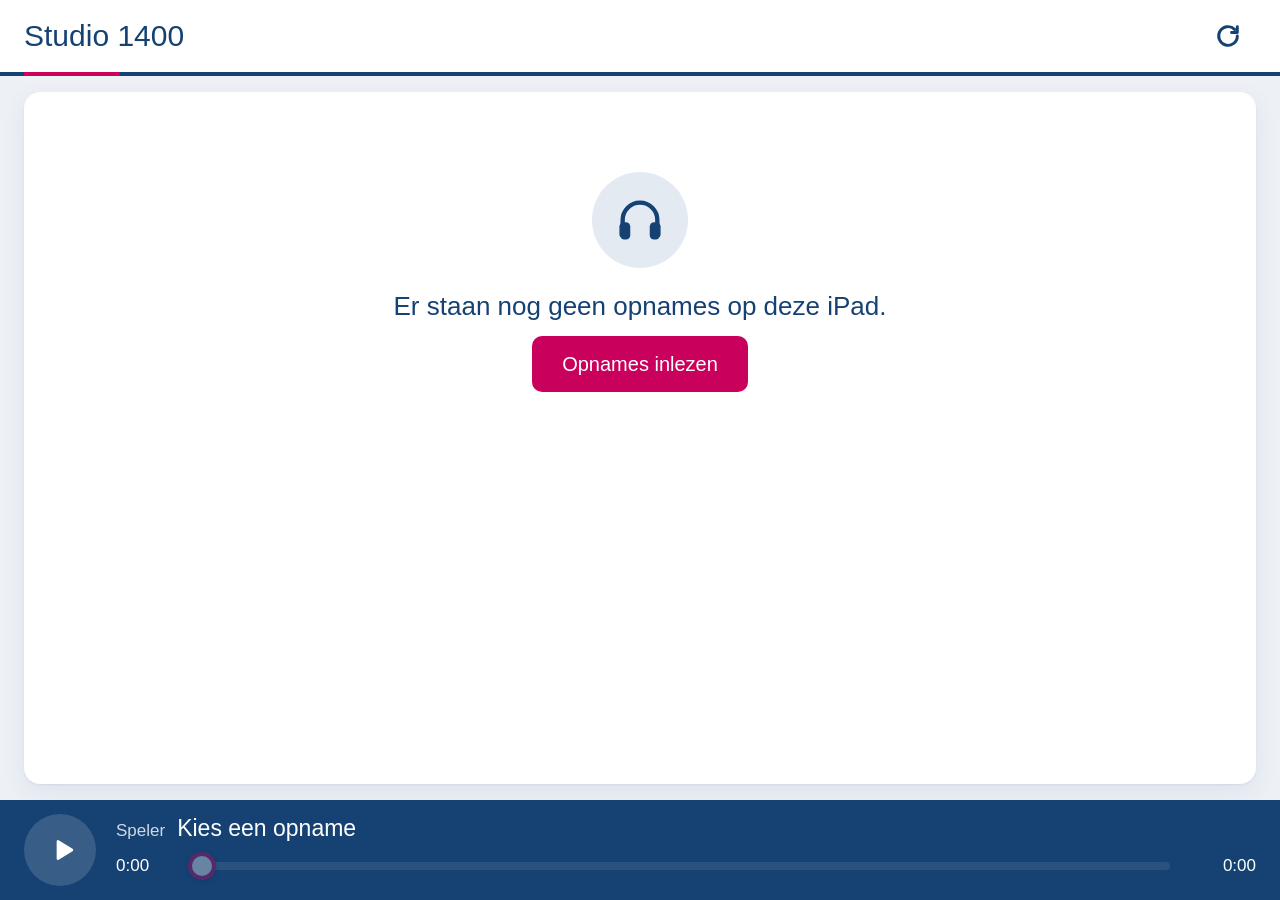
<file: docs/index.html>
<!DOCTYPE html>
<html lang="nl">
<head>
  <meta charset="utf-8">
  <meta name="viewport" content="width=device-width, initial-scale=1, viewport-fit=cover">
  <meta http-equiv="Content-Security-Policy" content="default-src 'self'; script-src 'self'; style-src 'self'; img-src 'self' blob: data:; media-src 'self' blob:; font-src 'self' blob: data:; connect-src 'self'; worker-src 'self'; object-src 'none'; base-uri 'self'">
  <meta name="robots" content="noindex, nofollow">
  <meta name="mobile-web-app-capable" content="yes">
  <meta name="apple-mobile-web-app-capable" content="yes">
  <meta name="apple-mobile-web-app-status-bar-style" content="default">
  <meta name="apple-mobile-web-app-title" content="Studio 1400">
  <meta name="theme-color" content="#ffffff">
  <title>Studio 1400</title>
  <link rel="manifest" href="manifest.webmanifest">
  <link rel="apple-touch-icon" href="iconen/icoon-180.png">
  <link rel="icon" href="iconen/icoon-192.png">
  <link rel="stylesheet" href="app.css">
  <script src="app.js" defer></script>
</head>
<body>
  <svg class="verborgen" aria-hidden="true" focusable="false">
    <symbol id="i-afspelen" viewBox="0 0 24 24"><path d="M8 5.5v13a1 1 0 0 0 1.5.86l10.4-6.5a1 1 0 0 0 0-1.72L9.5 4.64A1 1 0 0 0 8 5.5z"/></symbol>
    <symbol id="i-pauze" viewBox="0 0 24 24"><rect x="6" y="5" width="4.5" height="14" rx="1"/><rect x="13.5" y="5" width="4.5" height="14" rx="1"/></symbol>
    <symbol id="i-pijl" viewBox="0 0 24 24"><path d="M9 5l7 7-7 7" fill="none" stroke="currentColor" stroke-width="2.5" stroke-linecap="round" stroke-linejoin="round"/></symbol>
    <symbol id="i-bijwerken" viewBox="0 0 24 24"><path d="M20 12a8 8 0 1 1-2.34-5.66M20 4v5h-5" fill="none" stroke="currentColor" stroke-width="2.5" stroke-linecap="round" stroke-linejoin="round"/></symbol>
    <symbol id="i-koptelefoon" viewBox="0 0 24 24"><path d="M4 14v-2a8 8 0 0 1 16 0v2" fill="none" stroke="currentColor" stroke-width="2" stroke-linecap="round"/><rect x="2.5" y="13" width="5" height="8" rx="2"/><rect x="16.5" y="13" width="5" height="8" rx="2"/></symbol>
  </svg>

  <header class="kop">
    <h1 id="titel">Studio 1400</h1>
    <div class="logo-strook" id="logo-strook" hidden></div>
    <button type="button" class="knop-bijwerken" id="knop-bijwerken" aria-label="Opnames bijwerken">
      <svg class="bijwerken-teken" aria-hidden="true" focusable="false"><use href="#i-bijwerken"></use></svg>
    </button>
  </header>

  <main class="inhoud">
    <section class="ministeries" aria-labelledby="kop-ministeries">
      <h2 id="kop-ministeries" class="kolomkop">Kies een ministerie</h2>
      <ul id="lijst-ministeries" class="lijst"></ul>
    </section>

    <section class="opnames" aria-labelledby="kop-opnames">
      <div id="opnames-kop" class="opnames-kop" hidden>
        <h2 id="kop-opnames" class="kolomkop kolomkop-groot">Opnames</h2>
        <p id="samenvatting" class="samenvatting"></p>
      </div>
      <ul id="lijst-opnames" class="lijst"></ul>

      <div id="hint" class="hint" hidden>
        <svg class="hint-teken" aria-hidden="true" focusable="false"><use href="#i-koptelefoon"></use></svg>
        <p class="hint-tekst">Kies links een ministerie.</p>
        <p>Daarna ziet u hier de opnames.</p>
      </div>

      <div id="leeg" class="hint" hidden>
        <svg class="hint-teken" aria-hidden="true" focusable="false"><use href="#i-koptelefoon"></use></svg>
        <p class="hint-tekst">Er staan nog geen opnames op deze iPad.</p>
        <button type="button" class="knop" id="knop-leeg-beheer">Opnames inlezen</button>
      </div>
    </section>
  </main>

  <section class="speler" aria-labelledby="kop-speler">
    <h2 id="kop-speler" class="verborgen">Speler</h2>
    <button type="button" class="speler-knop" id="speler-knop" aria-label="Afspelen" disabled>
      <svg class="speler-teken afspelen" aria-hidden="true" focusable="false"><use href="#i-afspelen"></use></svg>
    </button>
    <div class="speler-midden">
      <p class="speler-ministerie" id="speler-ministerie">Speler</p>
      <p class="speler-titel" id="speler-titel">Kies een opname</p>
      <div class="speler-tijdlijn">
        <time class="tijd" id="tijd-nu" datetime="PT0S">0:00</time>
        <div class="schuif" id="voortgang" role="slider" tabindex="-1" aria-label="Positie in de opname"
             aria-valuemin="0" aria-valuemax="0" aria-valuenow="0" aria-valuetext="0:00 van 0:00" aria-disabled="true">
          <div class="schuif-spoor"><div class="schuif-vulling"></div></div>
          <div class="schuif-duim"></div>
        </div>
        <time class="tijd" id="tijd-totaal" datetime="PT0S">0:00</time>
      </div>
    </div>
  </section>

  <dialog id="beheer" class="beheer" aria-labelledby="beheer-kop">
    <div class="beheer-kop">
      <h2 id="beheer-kop">Beheer <span class="versie">versie <span id="versie"></span></span></h2>
      <button type="button" class="knop knop-tweede" id="knop-sluiten">Sluiten</button>
    </div>

    <p id="beheer-waarschuwing" class="melding melding-let-op" hidden>Je gebruikt de app nu in Safari. Zet hem eerst op het beginscherm en lees de map daar in. Safari en de app op het beginscherm delen geen opslag.</p>

    <section class="beheer-blok">
      <h3>Opnames inlezen</h3>
      <p>Kies de map met opnames. Elke submap is een ministerie. Dit vervangt de opnames die er nu op staan.</p>
      <label class="knop" id="knop-map">
        Map kiezen
        <input type="file" id="invoer-map" multiple class="verborgen">
      </label>
      <div id="inlezen" class="inlezen" hidden>
        <progress id="inlezen-balk" max="1" value="0"></progress>
        <p id="inlezen-tekst" aria-live="polite"></p>
      </div>
      <p id="beheer-melding" class="melding" aria-live="polite" hidden></p>
    </section>

    <div class="beheer-rij">
      <section class="beheer-blok">
        <h3>Opslag</h3>
        <p id="opslag-tekst" class="regels">Bezig met ophalen…</p>
      </section>

      <section class="beheer-blok">
        <h3>App</h3>
        <div class="knoppen">
          <button type="button" class="knop knop-tweede" id="knop-update">Zoek naar update</button>
          <button type="button" class="knop knop-gevaar" id="knop-wissen">Alle opnames wissen</button>
        </div>
      </section>
    </div>
  </dialog>

  <p id="status" class="verborgen" role="status"></p>
  <audio id="audio" preload="none"></audio>
</body>
</html>
</file>
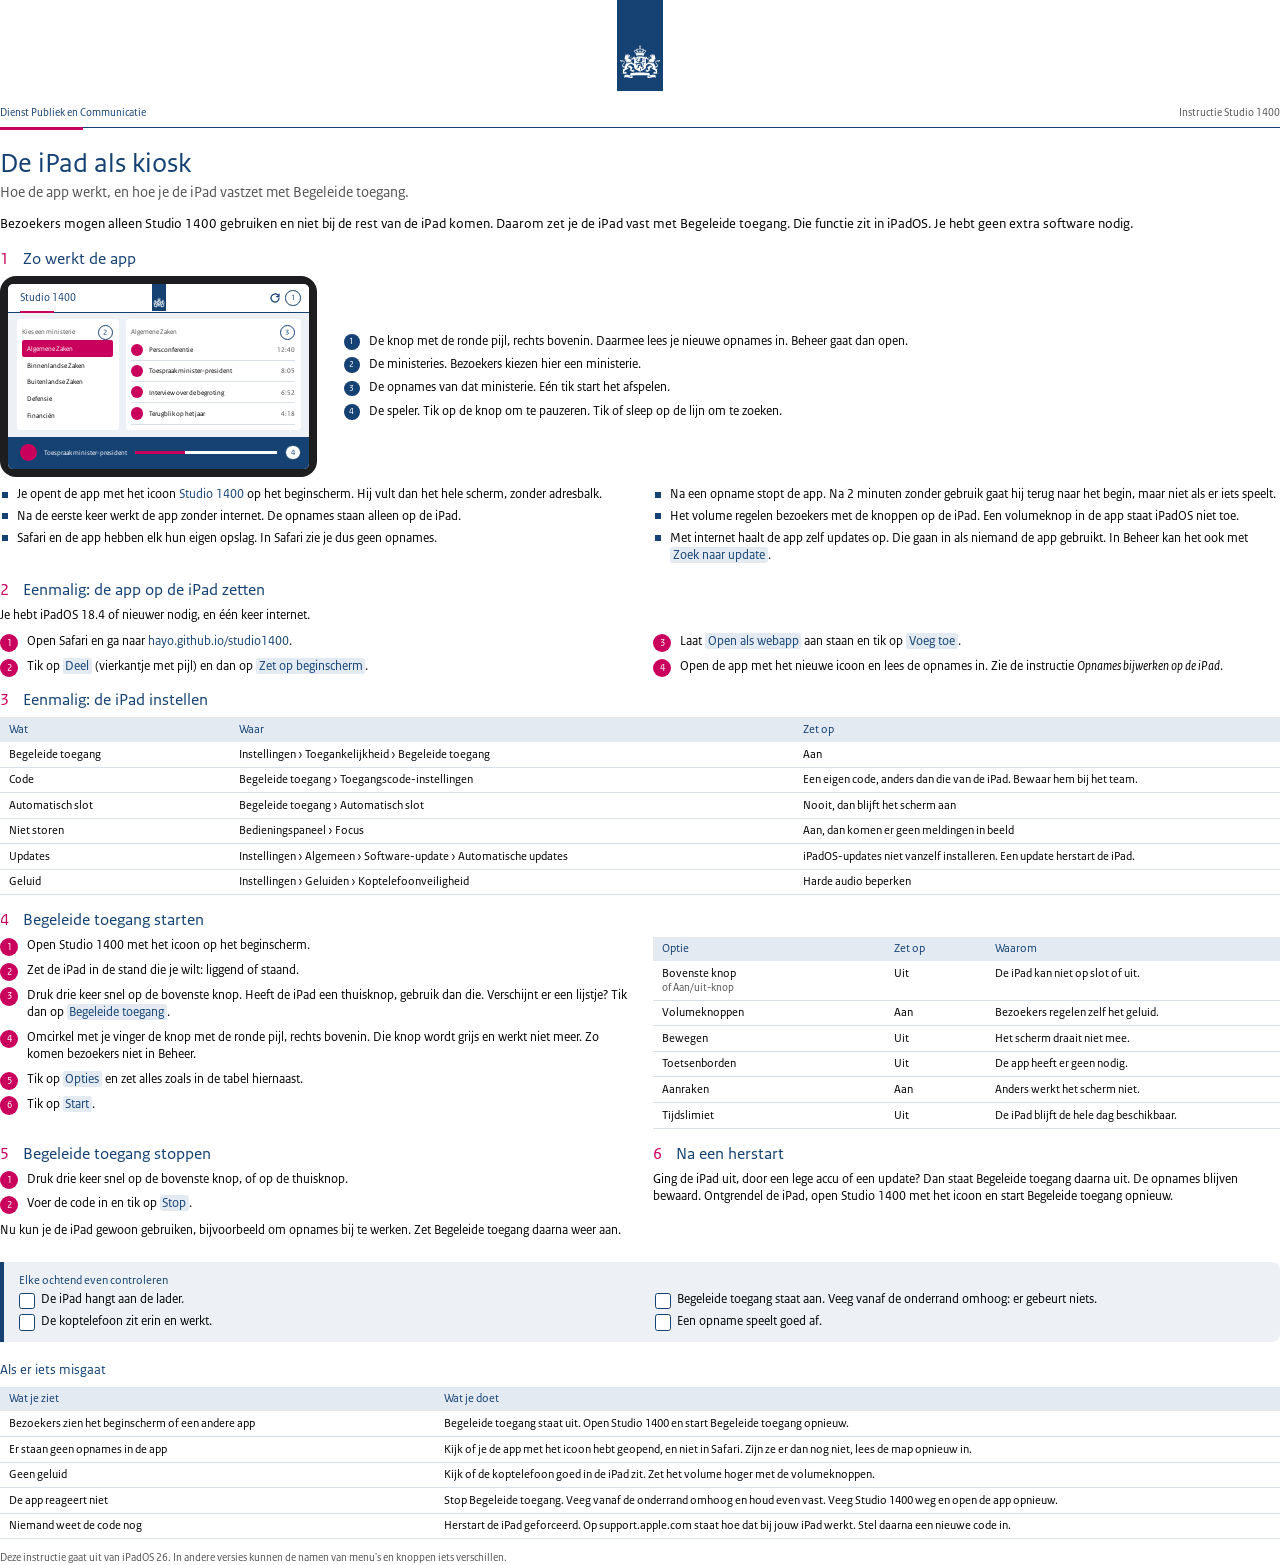
<file: instructies/bron/ipad-als-kiosk.html>
<!DOCTYPE html>
<html lang="nl">
<head>
  <meta charset="utf-8">
  <title>Studio 1400 · De iPad als kiosk</title>
  <link rel="stylesheet" href="instructies.css">
  <style>@page { @bottom-left { content: "Studio 1400 · De iPad als kiosk · Dienst Publiek en Communicatie · november 2026"; } }</style>
</head>
<body>
  <img class="logo" src="huisstijl/header-logo.svg" alt="Rijksoverheid">
  <p class="kopregel"><span>Dienst Publiek en Communicatie</span><span>Instructie Studio 1400</span></p>

  <h1>De iPad als kiosk</h1>
  <p class="onder">Hoe de app werkt, en hoe je de iPad vastzet met Begeleide toegang.</p>
  <p class="intro">Bezoekers mogen alleen Studio 1400 gebruiken en niet bij de rest van de iPad komen. Daarom zet je de iPad vast met Begeleide toegang. Die functie zit in iPadOS. Je hebt geen extra software nodig.</p>

  <h2><span class="nr">1</span>Zo werkt de app</h2>
  <div class="schets">
    <div class="ipad" aria-hidden="true">
      <div class="scherm">
        <div class="s-kop">
          Studio 1400
          <img class="s-logo" src="huisstijl/header-logo.svg" alt="">
          <img class="s-knop" src="iconen/bijwerken.svg" alt="">
          <span class="punt">1</span>
        </div>
        <div class="s-inhoud">
          <div class="s-kaart">
            <p class="s-kolomkop">Kies een ministerie <span class="punt">2</span></p>
            <p class="s-min gekozen">Algemene Zaken</p>
            <p class="s-min">Binnenlandse Zaken</p>
            <p class="s-min">Buitenlandse Zaken</p>
            <p class="s-min">Defensie</p>
            <p class="s-min">Financiën</p>
          </div>
          <div class="s-kaart">
            <p class="s-kolomkop">Algemene Zaken <span class="punt">3</span></p>
            <p class="s-opname"><span>Persconferentie</span><span>12:40</span></p>
            <p class="s-opname"><span>Toespraak minister-president</span><span>8:05</span></p>
            <p class="s-opname"><span>Interview over de begroting</span><span>6:52</span></p>
            <p class="s-opname"><span>Terugblik op het jaar</span><span>4:18</span></p>
          </div>
        </div>
        <div class="s-speler">Toespraak minister-president<span class="s-lijn"></span><span class="punt">4</span></div>
      </div>
    </div>
    <ol class="uitleg">
      <li>De knop met de ronde pijl, rechts bovenin. Daarmee lees je nieuwe opnames in. Beheer gaat dan open.</li>
      <li>De ministeries. Bezoekers kiezen hier een ministerie.</li>
      <li>De opnames van dat ministerie. Eén tik start het afspelen.</li>
      <li>De speler. Tik op de knop om te pauzeren. Tik of sleep op de lijn om te zoeken.</li>
    </ol>
  </div>

  <div class="twee los">
    <ul class="stippen">
      <li>Je opent de app met het icoon <span class="map">Studio 1400</span> op het beginscherm. Hij vult dan het hele scherm, zonder adresbalk.</li>
      <li>Na de eerste keer werkt de app zonder internet. De opnames staan alleen op de iPad.</li>
      <li>Safari en de app hebben elk hun eigen opslag. In Safari zie je dus geen opnames.</li>
    </ul>
    <ul class="stippen">
      <li>Na een opname stopt de app. Na 2 minuten zonder gebruik gaat hij terug naar het begin, maar niet als er iets speelt.</li>
      <li>Het volume regelen bezoekers met de knoppen op de iPad. Een volumeknop in de app staat iPadOS niet toe.</li>
      <li>Met internet haalt de app zelf updates op. Die gaan in als niemand de app gebruikt. In Beheer kan het ook met <span class="ui">Zoek naar update</span>.</li>
    </ul>
  </div>

  <h2><span class="nr">2</span>Eenmalig: de app op de iPad zetten</h2>
  <p>Je hebt iPadOS 18.4 of nieuwer nodig, en één keer internet.</p>
  <div class="twee los">
    <ol class="stappen">
      <li>Open Safari en ga naar <span class="map">hayo.github.io/studio1400</span>.</li>
      <li>Tik op <span class="ui">Deel</span> (vierkantje met pijl) en dan op <span class="ui">Zet op beginscherm</span>.</li>
    </ol>
    <ol class="stappen" start="3">
      <li>Laat <span class="ui">Open als webapp</span> aan staan en tik op <span class="ui">Voeg toe</span>.</li>
      <li>Open de app met het nieuwe icoon en lees de opnames in. Zie de instructie <i>Opnames bijwerken op de iPad</i>.</li>
    </ol>
  </div>

  <h2><span class="nr">3</span>Eenmalig: de iPad instellen</h2>
  <table class="instellen">
    <thead>
      <tr><th>Wat</th><th>Waar</th><th>Zet op</th></tr>
    </thead>
    <tbody>
      <tr><td>Begeleide toegang</td><td>Instellingen › Toegankelijkheid › Begeleide toegang</td><td>Aan</td></tr>
      <tr><td>Code</td><td>Begeleide toegang › Toegangscode-instellingen</td><td>Een eigen code, anders dan die van de iPad. Bewaar hem bij het team.</td></tr>
      <tr><td>Automatisch slot</td><td>Begeleide toegang › Automatisch slot</td><td>Nooit, dan blijft het scherm aan</td></tr>
      <tr><td>Niet storen</td><td>Bedieningspaneel › Focus</td><td>Aan, dan komen er geen meldingen in beeld</td></tr>
      <tr><td>Updates</td><td>Instellingen › Algemeen › Software-update › Automatische updates</td><td>iPadOS-updates niet vanzelf installeren. Een update herstart de iPad.</td></tr>
      <tr><td>Geluid</td><td>Instellingen › Geluiden › Koptelefoonveiligheid</td><td>Harde audio beperken</td></tr>
    </tbody>
  </table>

  <div class="twee nieuwe-pagina">
    <div class="blok">
      <h2><span class="nr">4</span>Begeleide toegang starten</h2>
      <ol class="stappen">
        <li>Open Studio 1400 met het icoon op het beginscherm.</li>
        <li>Zet de iPad in de stand die je wilt: liggend of staand.</li>
        <li>Druk drie keer snel op de bovenste knop. Heeft de iPad een thuisknop, gebruik dan die. Verschijnt er een lijstje? Tik dan op <span class="ui">Begeleide toegang</span>.</li>
        <li>Omcirkel met je vinger de knop met de ronde pijl, rechts bovenin. Die knop wordt grijs en werkt niet meer. Zo komen bezoekers niet in Beheer.</li>
        <li>Tik op <span class="ui">Opties</span> en zet alles zoals in de tabel hiernaast.</li>
        <li>Tik op <span class="ui">Start</span>.</li>
      </ol>
    </div>
    <table class="opties naast-kop">
      <thead>
        <tr><th>Optie</th><th>Zet op</th><th>Waarom</th></tr>
      </thead>
      <tbody>
        <tr><td>Bovenste knop<small>of Aan/uit-knop</small></td><td>Uit</td><td>De iPad kan niet op slot of uit.</td></tr>
        <tr><td>Volumeknoppen</td><td>Aan</td><td>Bezoekers regelen zelf het geluid.</td></tr>
        <tr><td>Bewegen</td><td>Uit</td><td>Het scherm draait niet mee.</td></tr>
        <tr><td>Toetsenborden</td><td>Uit</td><td>De app heeft er geen nodig.</td></tr>
        <tr><td>Aanraken</td><td>Aan</td><td>Anders werkt het scherm niet.</td></tr>
        <tr><td>Tijdslimiet</td><td>Uit</td><td>De iPad blijft de hele dag beschikbaar.</td></tr>
      </tbody>
    </table>
  </div>

  <div class="twee">
    <div class="blok">
      <h2><span class="nr">5</span>Begeleide toegang stoppen</h2>
      <ol class="stappen">
        <li>Druk drie keer snel op de bovenste knop, of op de thuisknop.</li>
        <li>Voer de code in en tik op <span class="ui">Stop</span>.</li>
      </ol>
      <p class="los">Nu kun je de iPad gewoon gebruiken, bijvoorbeeld om opnames bij te werken. Zet Begeleide toegang daarna weer aan.</p>
    </div>
    <div class="blok">
      <h2><span class="nr">6</span>Na een herstart</h2>
      <p>Ging de iPad uit, door een lege accu of een update? Dan staat Begeleide toegang daarna uit. De opnames blijven bewaard. Ontgrendel de iPad, open Studio 1400 met het icoon en start Begeleide toegang opnieuw.</p>
    </div>
  </div>

  <div class="kader ruim">
    <p class="kader-titel">Elke ochtend even controleren</p>
    <div class="twee">
      <ul class="vinkjes">
        <li>De iPad hangt aan de lader.</li>
        <li>De koptelefoon zit erin en werkt.</li>
      </ul>
      <ul class="vinkjes">
        <li>Begeleide toegang staat aan. Veeg vanaf de onderrand omhoog: er gebeurt niets.</li>
        <li>Een opname speelt goed af.</li>
      </ul>
    </div>
  </div>

  <h3>Als er iets misgaat</h3>
  <table class="misgaat">
    <thead>
      <tr><th>Wat je ziet</th><th>Wat je doet</th></tr>
    </thead>
    <tbody>
      <tr><td>Bezoekers zien het beginscherm of een andere app</td><td>Begeleide toegang staat uit. Open Studio 1400 en start Begeleide toegang opnieuw.</td></tr>
      <tr><td>Er staan geen opnames in de app</td><td>Kijk of je de app met het icoon hebt geopend, en niet in Safari. Zijn ze er dan nog niet, lees de map opnieuw in.</td></tr>
      <tr><td>Geen geluid</td><td>Kijk of de koptelefoon goed in de iPad zit. Zet het volume hoger met de volumeknoppen.</td></tr>
      <tr><td>De app reageert niet</td><td>Stop Begeleide toegang. Veeg vanaf de onderrand omhoog en houd even vast. Veeg Studio 1400 weg en open de app opnieuw.</td></tr>
      <tr><td>Niemand weet de code nog</td><td>Herstart de iPad geforceerd. Op support.apple.com staat hoe dat bij jouw iPad werkt. Stel daarna een nieuwe code in.</td></tr>
    </tbody>
  </table>
  <p class="klein">Deze instructie gaat uit van iPadOS 26. In andere versies kunnen de namen van menu's en knoppen iets verschillen.</p>
</body>
</html>
</file>
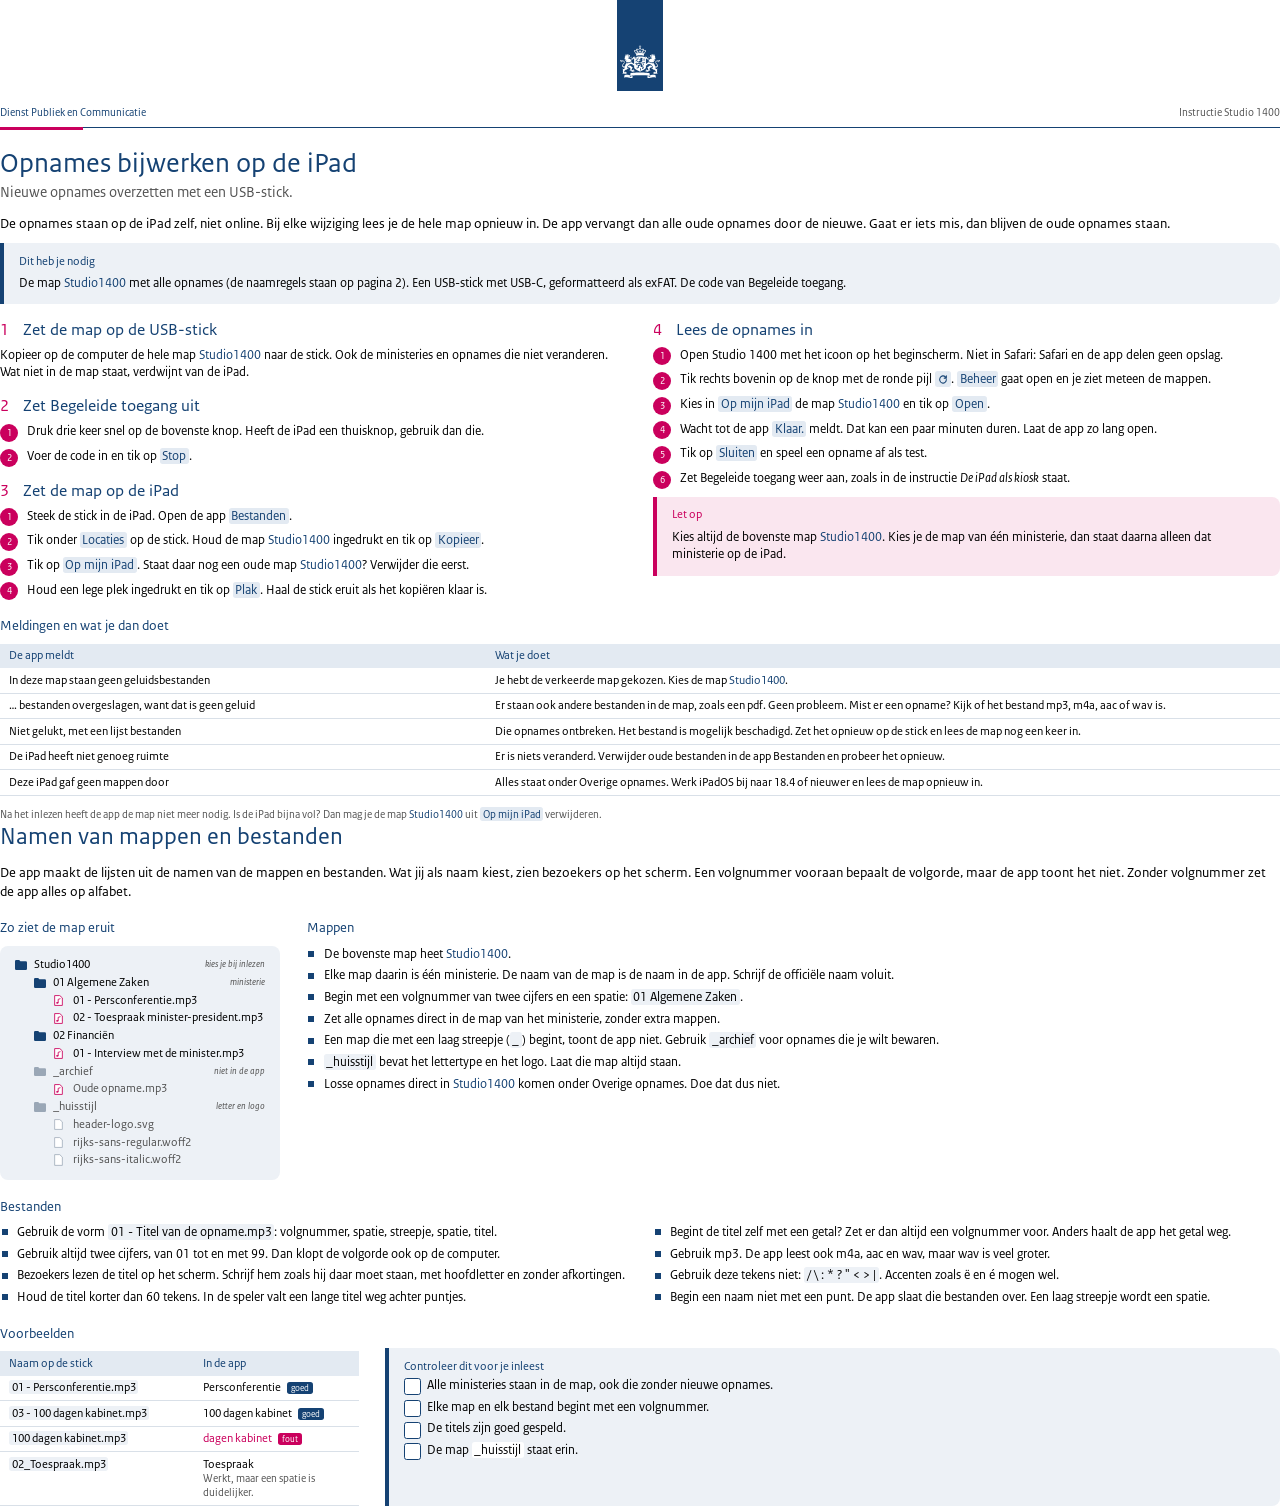
<file: instructies/bron/opnames-bijwerken-op-de-ipad.html>
<!DOCTYPE html>
<html lang="nl">
<head>
  <meta charset="utf-8">
  <title>Studio 1400 · Opnames bijwerken op de iPad</title>
  <link rel="stylesheet" href="instructies.css">
  <style>@page { @bottom-left { content: "Studio 1400 · Opnames bijwerken · Dienst Publiek en Communicatie · november 2026"; } }</style>
</head>
<body>
  <img class="logo" src="huisstijl/header-logo.svg" alt="Rijksoverheid">
  <p class="kopregel"><span>Dienst Publiek en Communicatie</span><span>Instructie Studio 1400</span></p>

  <h1>Opnames bijwerken op de iPad</h1>
  <p class="onder">Nieuwe opnames overzetten met een USB-stick.</p>
  <p class="intro">De opnames staan op de iPad zelf, niet online. Bij elke wijziging lees je de hele map opnieuw in. De app vervangt dan alle oude opnames door de nieuwe. Gaat er iets mis, dan blijven de oude opnames staan.</p>

  <div class="kader los">
    <p class="kader-titel">Dit heb je nodig</p>
    <p>De map <span class="map">Studio1400</span> met alle opnames (de naamregels staan op pagina 2). Een USB-stick met USB-C, geformatteerd als exFAT. De code van Begeleide toegang.</p>
  </div>

  <div class="twee">
    <div class="blok">
      <h2><span class="nr">1</span>Zet de map op de USB-stick</h2>
      <p>Kopieer op de computer de hele map <span class="map">Studio1400</span> naar de stick. Ook de ministeries en opnames die niet veranderen. Wat niet in de map staat, verdwijnt van de iPad.</p>

      <h2><span class="nr">2</span>Zet Begeleide toegang uit</h2>
      <ol class="stappen">
        <li>Druk drie keer snel op de bovenste knop. Heeft de iPad een thuisknop, gebruik dan die.</li>
        <li>Voer de code in en tik op <span class="ui">Stop</span>.</li>
      </ol>

      <h2><span class="nr">3</span>Zet de map op de iPad</h2>
      <ol class="stappen">
        <li>Steek de stick in de iPad. Open de app <span class="ui">Bestanden</span>.</li>
        <li>Tik onder <span class="ui">Locaties</span> op de stick. Houd de map <span class="map">Studio1400</span> ingedrukt en tik op <span class="ui">Kopieer</span>.</li>
        <li>Tik op <span class="ui">Op mijn iPad</span>. Staat daar nog een oude map <span class="map">Studio1400</span>? Verwijder die eerst.</li>
        <li>Houd een lege plek ingedrukt en tik op <span class="ui">Plak</span>. Haal de stick eruit als het kopiëren klaar is.</li>
      </ol>
    </div>

    <div class="blok">
      <h2><span class="nr">4</span>Lees de opnames in</h2>
      <ol class="stappen">
        <li>Open Studio 1400 met het icoon op het beginscherm. Niet in Safari: Safari en de app delen geen opslag.</li>
        <li>Tik rechts bovenin op de knop met de ronde pijl <span class="ui"><img src="iconen/bijwerken.svg" alt="ronde pijl"></span>. <span class="ui">Beheer</span> gaat open en je ziet meteen de mappen.</li>
        <li>Kies in <span class="ui">Op mijn iPad</span> de map <span class="map">Studio1400</span> en tik op <span class="ui">Open</span>.</li>
        <li>Wacht tot de app <span class="ui">Klaar.</span> meldt. Dat kan een paar minuten duren. Laat de app zo lang open.</li>
        <li>Tik op <span class="ui">Sluiten</span> en speel een opname af als test.</li>
        <li>Zet Begeleide toegang weer aan, zoals in de instructie <i>De iPad als kiosk</i> staat.</li>
      </ol>
      <div class="kader let-op los">
        <p class="kader-titel">Let op</p>
        <p>Kies altijd de bovenste map <span class="map">Studio1400</span>. Kies je de map van één ministerie, dan staat daarna alleen dat ministerie op de iPad.</p>
      </div>
    </div>
  </div>

  <h3>Meldingen en wat je dan doet</h3>
  <table class="meldingen">
    <thead>
      <tr><th>De app meldt</th><th>Wat je doet</th></tr>
    </thead>
    <tbody>
      <tr><td>In deze map staan geen geluidsbestanden</td><td>Je hebt de verkeerde map gekozen. Kies de map <span class="map">Studio1400</span>.</td></tr>
      <tr><td>… bestanden overgeslagen, want dat is geen geluid</td><td>Er staan ook andere bestanden in de map, zoals een pdf. Geen probleem. Mist er een opname? Kijk of het bestand mp3, m4a, aac of wav is.</td></tr>
      <tr><td>Niet gelukt, met een lijst bestanden</td><td>Die opnames ontbreken. Het bestand is mogelijk beschadigd. Zet het opnieuw op de stick en lees de map nog een keer in.</td></tr>
      <tr><td>De iPad heeft niet genoeg ruimte</td><td>Er is niets veranderd. Verwijder oude bestanden in de app Bestanden en probeer het opnieuw.</td></tr>
      <tr><td>Deze iPad gaf geen mappen door</td><td>Alles staat onder Overige opnames. Werk iPadOS bij naar 18.4 of nieuwer en lees de map opnieuw in.</td></tr>
    </tbody>
  </table>
  <p class="klein">Na het inlezen heeft de app de map niet meer nodig. Is de iPad bijna vol? Dan mag je de map <span class="map">Studio1400</span> uit <span class="ui">Op mijn iPad</span> verwijderen.</p>

  <h2 class="groot nieuwe-pagina">Namen van mappen en bestanden</h2>
  <p class="intro">De app maakt de lijsten uit de namen van de mappen en bestanden. Wat jij als naam kiest, zien bezoekers op het scherm. Een volgnummer vooraan bepaalt de volgorde, maar de app toont het niet. Zonder volgnummer zet de app alles op alfabet.</p>

  <div class="twee smal-links">
    <div class="blok">
      <h3>Zo ziet de map eruit</h3>
      <ul class="boom">
        <li><img src="iconen/map.svg" alt="">Studio1400<em>kies je bij inlezen</em></li>
        <li class="d1"><img src="iconen/map.svg" alt="">01 Algemene Zaken<em>ministerie</em></li>
        <li class="d2 bestand"><img src="iconen/geluid.svg" alt="">01 - Persconferentie.mp3</li>
        <li class="d2 bestand"><img src="iconen/geluid.svg" alt="">02 - Toespraak minister-president.mp3</li>
        <li class="d1"><img src="iconen/map.svg" alt="">02 Financiën</li>
        <li class="d2 bestand"><img src="iconen/geluid.svg" alt="">01 - Interview met de minister.mp3</li>
        <li class="d1 uit"><img src="iconen/map-uit.svg" alt="">_archief<em>niet in de app</em></li>
        <li class="d2 bestand uit"><img src="iconen/geluid.svg" alt="">Oude opname.mp3</li>
        <li class="d1 uit"><img src="iconen/map-uit.svg" alt="">_huisstijl<em>letter en logo</em></li>
        <li class="d2 bestand uit"><img src="iconen/bestand.svg" alt="">header-logo.svg</li>
        <li class="d2 bestand uit"><img src="iconen/bestand.svg" alt="">rijks-sans-regular.woff2</li>
        <li class="d2 bestand uit"><img src="iconen/bestand.svg" alt="">rijks-sans-italic.woff2</li>
      </ul>
    </div>
    <div class="blok">
      <h3>Mappen</h3>
      <ul class="stippen">
        <li>De bovenste map heet <span class="map">Studio1400</span>.</li>
        <li>Elke map daarin is één ministerie. De naam van de map is de naam in de app. Schrijf de officiële naam voluit.</li>
        <li>Begin met een volgnummer van twee cijfers en een spatie: <span class="naam">01 Algemene Zaken</span>.</li>
        <li>Zet alle opnames direct in de map van het ministerie, zonder extra mappen.</li>
        <li>Een map die met een laag streepje (<span class="naam">_</span>) begint, toont de app niet. Gebruik <span class="naam">_archief</span> voor opnames die je wilt bewaren.</li>
        <li><span class="naam">_huisstijl</span> bevat het lettertype en het logo. Laat die map altijd staan.</li>
        <li>Losse opnames direct in <span class="map">Studio1400</span> komen onder Overige opnames. Doe dat dus niet.</li>
      </ul>
    </div>
  </div>

  <h3>Bestanden</h3>
  <div class="twee">
    <ul class="stippen">
      <li>Gebruik de vorm <span class="naam">01 - Titel van de opname.mp3</span>: volgnummer, spatie, streepje, spatie, titel.</li>
      <li>Gebruik altijd twee cijfers, van 01 tot en met 99. Dan klopt de volgorde ook op de computer.</li>
      <li>Bezoekers lezen de titel op het scherm. Schrijf hem zoals hij daar moet staan, met hoofdletter en zonder afkortingen.</li>
      <li>Houd de titel korter dan 60 tekens. In de speler valt een lange titel weg achter puntjes.</li>
    </ul>
    <ul class="stippen">
      <li>Begint de titel zelf met een getal? Zet er dan altijd een volgnummer voor. Anders haalt de app het getal weg.</li>
      <li>Gebruik mp3. De app leest ook m4a, aac en wav, maar wav is veel groter.</li>
      <li>Gebruik deze tekens niet: <span class="naam">/ \ : * ? " &lt; &gt; |</span>. Accenten zoals ë en é mogen wel.</li>
      <li>Begin een naam niet met een punt. De app slaat die bestanden over. Een laag streepje wordt een spatie.</li>
    </ul>
  </div>

  <div class="twee breed-links">
    <div class="blok">
      <h3>Voorbeelden</h3>
      <table class="voorbeelden">
        <thead>
          <tr><th>Naam op de stick</th><th>In de app</th></tr>
        </thead>
        <tbody>
          <tr><td><span class="naam">01 - Persconferentie.mp3</span></td><td>Persconferentie <span class="label">goed</span></td></tr>
          <tr><td><span class="naam">03 - 100 dagen kabinet.mp3</span></td><td>100 dagen kabinet <span class="label">goed</span></td></tr>
          <tr><td><span class="naam">100 dagen kabinet.mp3</span></td><td><span class="fout">dagen kabinet</span> <span class="label fout">fout</span></td></tr>
          <tr><td><span class="naam">02_Toespraak.mp3</span></td><td>Toespraak<small>Werkt, maar een spatie is duidelijker.</small></td></tr>
        </tbody>
      </table>
    </div>
    <div class="kader naast-kop">
      <p class="kader-titel">Controleer dit voor je inleest</p>
      <ul class="vinkjes">
        <li>Alle ministeries staan in de map, ook die zonder nieuwe opnames.</li>
        <li>Elke map en elk bestand begint met een volgnummer.</li>
        <li>De titels zijn goed gespeld.</li>
        <li>De map <span class="naam">_huisstijl</span> staat erin.</li>
      </ul>
    </div>
  </div>
</body>
</html>
</file>
<file: docs/app.css>
/* Studio 1400 — Rijkshuisstijl met robijnrood accent, voor iPad (liggend en staand) */

:root {
  --lintblauw: #154273;
  --robijnrood: #ca005d;
  --robijnrood-donker: #a3004b;
  --robijnrood-tint: #fae6ef;
  --hemelblauw: #007bc7;
  --achtergrond: #edf1f6;
  --tint: #e3eaf2;
  --wit: #fff;
  --zwart: #000;
  --grijs: #535353;
  --lijn: #d9e0e8;
  --rood: #d52b1e;
  --letter: "RO Sans", "RijksoverheidSansWebText", verdana, arial, sans-serif;
  --rand: 24px;
  --rond: 16px;
  --schaduw: 0 1px 2px rgb(21 66 115 / 8%), 0 8px 24px rgb(21 66 115 / 8%);
  --snel: 150ms ease-out;

  color-scheme: light;
}

*,
*::before,
*::after { box-sizing: border-box; }

/* De huisstijl kent geen vet: hiërarchie met grootte en kleur. */
h1,
h2,
h3,
p {
  margin: 0;
  font-weight: normal;
}

[hidden] { display: none !important; }

:focus-visible {
  outline: 3px solid var(--hemelblauw);
  outline-offset: 2px;
}

html { height: 100%; }

body {
  display: grid;
  grid-template-rows: auto 1fr auto;
  height: 100dvh;
  margin: 0;
  overflow: hidden;
  background: var(--achtergrond);
  color: var(--zwart);
  font: 20px/1.4 var(--letter);
  font-synthesis: none;
  overscroll-behavior: none;

  /* Kiosk: geen selectie of menu bij lang drukken. Safari op iPadOS kent alleen de -webkit-variant van user-select. */
  /* stylelint-disable-next-line property-no-vendor-prefix */
  -webkit-user-select: none;
  user-select: none;
  -webkit-touch-callout: none;
  -webkit-tap-highlight-color: transparent;
}

button,
.knop {
  font: inherit;
  cursor: pointer;
  touch-action: manipulation;
  transition: background-color var(--snel), color var(--snel), transform var(--snel);
}

button:active { transform: scale(0.98); }

.verborgen {
  position: absolute !important;
  width: 1px;
  height: 1px;
  overflow: hidden;
  clip-path: inset(50%);
  white-space: nowrap;
}

/* ---------- Kop: één witte balk, het lint hangt vanaf de bovenrand ---------- */

.kop {
  position: relative;
  display: grid;
  grid-template-columns: 1fr auto 1fr;
  align-items: center;
  padding: env(safe-area-inset-top) calc(var(--rand) + env(safe-area-inset-right)) 0 calc(var(--rand) + env(safe-area-inset-left));
  border-bottom: 4px solid var(--lintblauw);
  background: var(--wit);
}

.kop::after {
  position: absolute;
  bottom: -4px;
  left: calc(var(--rand) + env(safe-area-inset-left));
  width: 96px;
  height: 4px;
  background: var(--robijnrood);
  content: "";
}

.kop h1 {
  color: var(--lintblauw);
  font-size: 30px;
  line-height: 72px;
}

.logo-strook { grid-column: 2; }

.knop-bijwerken {
  display: grid;
  grid-column: 3;
  place-items: center;
  justify-self: end;
  width: 56px;
  height: 56px;
  padding: 0;
  border: 0;
  border-radius: 50%;
  background: none;
  color: var(--lintblauw);
}

.knop-bijwerken:active { background: var(--tint); }

.bijwerken-teken {
  width: 28px;
  height: 28px;
}

.logo-strook img {
  display: block;
  height: 72px;
}

/* ---------- Twee kaarten naast elkaar ---------- */

.inhoud {
  display: grid;
  grid-template-columns: minmax(300px, 36%) 1fr;
  gap: 20px;
  min-height: 0;
  padding: 16px calc(var(--rand) + env(safe-area-inset-right)) 16px calc(var(--rand) + env(safe-area-inset-left));
}

.ministeries,
.opnames {
  min-height: 0;
  overflow-y: auto;
  overscroll-behavior: contain;
  border-radius: var(--rond);

  /* Schaduw onderaan zolang er nog meer te scrollen is */
  background:
    linear-gradient(transparent, var(--wit) 70%) bottom / 100% 48px no-repeat local,
    radial-gradient(farthest-side at 50% 100%, rgb(21 66 115 / 22%), transparent) bottom / 100% 18px no-repeat scroll,
    var(--wit);
  box-shadow: var(--schaduw);
}

.inhoud:has(> .ministeries[hidden]) { grid-template-columns: 1fr; }

.kolomkop,
.opnames-kop {
  position: sticky;
  z-index: 1;
  top: 0;
  background: var(--wit);
}

.kolomkop {
  padding: 16px 24px 6px;
  color: var(--grijs);
  font-size: 18px;
}

.opnames-kop {
  padding: 18px 28px 14px;
  border-bottom: 1px solid var(--lijn);
}

.kolomkop-groot {
  position: static;
  padding: 0;
  color: var(--lintblauw);
  font-size: 30px;
  line-height: 1.2;
}

.samenvatting {
  margin-top: 6px;
  color: var(--grijs);
}

.lijst {
  margin: 0;
  padding: 0;
  list-style: none;
}

#lijst-ministeries { padding: 2px 12px 16px; }

/* Ministeries */

.ministerie {
  display: flex;
  align-items: center;
  gap: 14px;
  width: 100%;
  min-height: 64px;
  margin-bottom: 2px;
  padding: 10px 16px;
  border: 0;
  border-radius: 12px;
  background: transparent;
  color: var(--zwart);
  font-size: 22px;
  line-height: 1.25;
  text-align: left;
}

.ministerie:active { background: var(--tint); }

.ministerie .naam,
.opname .naam {
  flex: 1;
  min-width: 0;
  overflow-wrap: anywhere;
}

.aantal {
  min-width: 2.4em;
  padding: 2px 10px;
  border-radius: 999px;
  background: var(--tint);
  color: var(--lintblauw);
  font-size: 18px;
  text-align: center;
}

.ministerie-pijl {
  flex: none;
  width: 22px;
  height: 22px;
  color: var(--grijs);
}

.ministerie[aria-current="true"] {
  background: var(--robijnrood);
  color: var(--wit);
  box-shadow: 0 6px 16px rgb(202 0 93 / 25%);
}

.ministerie[aria-current="true"] .aantal {
  background: rgb(255 255 255 / 22%);
  color: var(--wit);
}

.ministerie[aria-current="true"] .ministerie-pijl { color: var(--wit); }

/* Opnames */

.opname {
  display: grid;
  grid-template-columns: 60px 1fr auto auto;
  align-items: center;
  gap: 20px;
  width: 100%;
  min-height: 88px;
  padding: 14px 28px;
  border: 0;
  border-bottom: 1px solid var(--lijn);
  background: var(--wit);
  color: var(--zwart);
  font-size: 22px;
  line-height: 1.3;
  text-align: left;
}

.opname:active { background: var(--achtergrond); }

.icoon {
  display: grid;
  place-items: center;
  width: 60px;
  height: 60px;
  border: 2px solid var(--robijnrood);
  border-radius: 50%;
  color: var(--robijnrood);
  transition: background-color var(--snel), color var(--snel);
}

.opname-teken,
.speler-teken {
  width: 26px;
  height: 26px;
  fill: currentcolor;
}

.opname-teken.afspelen { margin-left: 3px; }

.duur {
  color: var(--grijs);
  font-variant-numeric: tabular-nums;
}

.opname[aria-current="true"] { background: var(--robijnrood-tint); }

.opname[aria-current="true"] .naam {
  color: var(--robijnrood-donker);
}

.opname[aria-current="true"] .icoon {
  background: var(--robijnrood);
  color: var(--wit);
}

/* Geluidsgolf naast de opname die speelt */

.golf {
  display: flex;
  align-items: flex-end;
  gap: 3px;
  height: 20px;
  visibility: hidden;
}

.golf span {
  width: 4px;
  height: 100%;
  border-radius: 2px;
  background: var(--robijnrood);
  transform-origin: bottom;
  animation: golf 900ms ease-in-out infinite alternate paused;
}

.golf span:nth-child(2) { animation-delay: -300ms; }

.golf span:nth-child(3) { animation-delay: -600ms; }

.is-spelend .golf { visibility: visible; }

.is-spelend .golf span { animation-play-state: running; }

@keyframes golf {
  from { transform: scaleY(0.25); }
  to { transform: scaleY(1); }
}

/* Lege toestanden */

.hint {
  display: grid;
  justify-items: center;
  gap: 12px;
  padding: 80px var(--rand);
  color: var(--grijs);
  text-align: center;
}

.hint-teken {
  width: 96px;
  height: 96px;
  margin-bottom: 8px;
  padding: 22px;
  border-radius: 50%;
  background: var(--tint);
  color: var(--lintblauw);
  fill: currentcolor;
}

.hint-tekst {
  color: var(--lintblauw);
  font-size: 26px;
}

/* ---------- Speler ---------- */

.speler {
  display: grid;
  grid-template-columns: auto 1fr;
  align-items: center;
  gap: 20px;
  padding: 12px calc(var(--rand) + env(safe-area-inset-right)) calc(12px + env(safe-area-inset-bottom)) calc(var(--rand) + env(safe-area-inset-left));
  background: var(--lintblauw);
  color: var(--wit);
}

.speler-knop {
  display: grid;
  place-items: center;
  width: 72px;
  height: 72px;
  padding: 0;
  border: 0;
  border-radius: 50%;
  background: var(--robijnrood);
  color: var(--wit);
  box-shadow: 0 6px 18px rgb(0 0 0 / 30%);
}

.speler-knop:active { background: var(--robijnrood-donker); }

.speler-knop:disabled {
  background: rgb(255 255 255 / 15%);
  box-shadow: none;
  cursor: default;
}

.speler-knop:focus-visible { outline-color: var(--wit); }

.speler-teken {
  width: 32px;
  height: 32px;
}

.speler-teken.afspelen { margin-left: 4px; }

/* Ministerie en titel op één regel, de tijdlijn eronder */
.speler-midden {
  display: grid;
  grid-template-columns: auto 1fr;
  align-items: baseline;
  column-gap: 12px;
  min-width: 0;
}

.speler-ministerie,
.speler-titel {
  overflow: hidden;
  white-space: nowrap;
  text-overflow: ellipsis;
}

.speler-ministerie {
  max-width: 24ch;
  font-size: 17px;
  opacity: 0.8;
}

.speler-titel {
  font-size: 23px;
}

.speler-tijdlijn {
  grid-column: 1 / -1;
  display: grid;
  grid-template-columns: auto 1fr auto;
  align-items: center;
  gap: 12px;
}

.tijd {
  min-width: 3.4em;
  font-size: 17px;
  font-variant-numeric: tabular-nums;
}

.tijd:last-child { text-align: right; }

/* Eigen schuif: tikken én slepen werkt op iPad */

.schuif {
  --deel: 0;

  position: relative;
  height: 44px;
  cursor: pointer;
  touch-action: none;
}

.schuif-spoor {
  position: absolute;
  inset: 18px 16px auto;
  height: 8px;
  overflow: hidden;
  border-radius: 4px;
  background: rgb(255 255 255 / 25%);
}

.schuif-vulling {
  width: calc(var(--deel) * 100%);
  height: 100%;
  background: var(--robijnrood);
}

.schuif-duim {
  position: absolute;
  top: 8px;
  left: calc(16px + (100% - 32px) * var(--deel));
  width: 28px;
  height: 28px;
  margin-left: -14px;
  border: 4px solid var(--robijnrood);
  border-radius: 50%;
  background: var(--wit);
  box-shadow: 0 1px 4px rgb(0 0 0 / 35%);
}

.schuif[aria-disabled="true"] {
  opacity: 0.35;
  cursor: default;
}

.schuif:focus-visible { outline-color: var(--wit); }

/* ---------- Knoppen ---------- */

.knop {
  display: inline-flex;
  align-items: center;
  justify-content: center;
  min-height: 56px;
  padding: 0 28px;
  border: 2px solid var(--robijnrood);
  border-radius: 10px;
  background: var(--robijnrood);
  color: var(--wit);
  font-size: 20px;
}

.knop:active {
  background: var(--robijnrood-donker);
  transform: scale(0.98);
}

label.knop:focus-within {
  outline: 3px solid var(--hemelblauw);
  outline-offset: 2px;
}

.knop-tweede {
  border-color: var(--lintblauw);
  background: var(--wit);
  color: var(--lintblauw);
}

.knop-tweede:active { background: var(--tint); }

.knop-gevaar {
  border-color: var(--rood);
  background: var(--wit);
  color: var(--rood);
}

.knop-gevaar:active { background: #fbe9e8; }

.knop:disabled,
.knop.is-uit {
  opacity: 0.4;
  pointer-events: none;
}

.knoppen {
  display: flex;
  flex-wrap: wrap;
  gap: 16px;
}

/* ---------- Beheer: kleinere letter, zodat alles in beeld past ---------- */

.beheer {
  width: min(760px, calc(100vw - 32px));
  max-height: calc(100dvh - 32px);
  padding: 20px 28px 8px;
  overflow-y: auto;
  border: 0;
  border-top: 6px solid var(--robijnrood);
  border-radius: var(--rond);
  color: var(--zwart);
  font-size: 17px;
  box-shadow: var(--schaduw);

  /* stylelint-disable-next-line property-no-vendor-prefix */
  -webkit-user-select: text;
  user-select: text;
}

.beheer::backdrop { background: rgb(21 66 115 / 55%); }

.beheer-kop {
  display: flex;
  align-items: center;
  justify-content: space-between;
  gap: 16px;
  padding-bottom: 12px;
  border-bottom: 1px solid var(--lijn);
}

.beheer h2 {
  color: var(--lintblauw);
  font-size: 26px;
}

.versie {
  margin-left: 8px;
  color: var(--grijs);
  font-size: 16px;
}

.beheer h3 {
  color: var(--lintblauw);
  font-size: 19px;
}

#beheer-waarschuwing { margin-top: 12px; }

.beheer-blok {
  display: grid;
  align-content: start;
  justify-items: start;
  gap: 8px;
  padding: 14px 0;
}

.beheer-rij {
  display: grid;
  grid-template-columns: 1fr 1fr;
  gap: 24px;
  border-top: 1px solid var(--lijn);
}

.beheer .knop {
  min-height: 48px;
  padding: 0 20px;
  font-size: 17px;
}

.inlezen {
  display: grid;
  gap: 8px;
  width: 100%;
}

.inlezen progress {
  width: 100%;
  height: 16px;
  accent-color: var(--robijnrood);
}

.regels,
.melding { white-space: pre-line; }

.melding {
  width: 100%;
  padding: 8px 12px;
  border-left: 6px solid var(--lintblauw);
  border-radius: 6px;
  background: var(--tint);
}

.melding-let-op {
  border-left-color: #e17000;
  background: #fff4dc;
}

.melding-fout {
  border-left-color: var(--rood);
  background: #fbe9e8;
}

/* ---------- Kleinere schermen ---------- */

@media (width <= 900px) {
  :root { --rand: 16px; }

  .inhoud { grid-template-columns: minmax(280px, 40%) 1fr; }

  .ministerie,
  .opname { font-size: 20px; }

  .ministerie-pijl { display: none; }

  .opname {
    gap: 14px;
    padding-inline: 20px;
  }
}

@media (width <= 700px) {
  .inhoud {
    grid-template-columns: 1fr;
    grid-template-rows: auto 1fr;
  }

  .ministeries { max-height: 36vh; }

  .beheer-rij { grid-template-columns: 1fr; }

  .speler-knop {
    width: 64px;
    height: 64px;
  }
}

@media (prefers-reduced-motion: reduce) {
  *,
  *::before,
  *::after {
    transition: none !important;
    animation: none !important;
  }
}
</file>
<file: instructies/bron/instructies.css>
/* Instructies Studio 1400 — A4 voor WeasyPrint. Kleuren uit docs/app.css. */

@font-face {
  font-family: "RO Sans";
  src: url("huisstijl/rijks-sans-regular.woff2");
}

@font-face {
  font-family: "RO Sans";
  font-style: italic;
  src: url("huisstijl/rijks-sans-italic.woff2");
}

:root {
  --lintblauw: #154273;
  --robijnrood: #ca005d;
  --robijnrood-tint: #fae6ef;
  --achtergrond: #edf1f6;
  --tint: #e3eaf2;
  --grijs: #535353;
  --lijn: #d9e0e8;
  --uit: #9aa7b6;
}

@page {
  size: a4;
  margin: 13mm 18mm 18mm;

  @bottom-left {
    color: var(--grijs);
    font: 7.5pt "RO Sans", sans-serif;
  }

  @bottom-right {
    content: "Pagina " counter(page) " van " counter(pages);
    color: var(--grijs);
    font: 7.5pt "RO Sans", sans-serif;
  }
}

@page :first { margin-top: 0; }

* { box-sizing: border-box; }

body {
  margin: 0;
  color: #000;
  font: 9.6pt/1.36 "RO Sans", sans-serif;
}

h1,
h2,
h3,
p,
ol,
ul {
  margin: 0;
  padding: 0;
  font-weight: normal;
}

/* ---------- Kop van pagina 1: logo in het midden vanaf de bovenrand ---------- */

.logo {
  display: block;
  width: 34pt;
  height: 68pt;
  margin: 0 auto 11pt;
}

.kopregel {
  position: relative;
  display: flex;
  justify-content: space-between;
  padding-bottom: 5pt;
  border-bottom: 1.4pt solid var(--lintblauw);
  color: var(--grijs);
  font-size: 8.5pt;
}

.kopregel::after {
  position: absolute;
  bottom: -1.9pt;
  left: 0;
  width: 62pt;
  height: 2.3pt;
  background: var(--robijnrood);
  content: "";
}

.kopregel span:first-child { color: var(--lintblauw); }

h1 {
  margin-top: 13pt;
  color: var(--lintblauw);
  font-size: 21pt;
  line-height: 1.25;
}

.onder {
  margin-top: 2pt;
  color: var(--grijs);
  font-size: 11pt;
}

.intro {
  margin-top: 9pt;
  font-size: 10.2pt;
}

h2 {
  display: flex;
  margin: 11.3pt 0 4pt;
  color: var(--lintblauw);
  font-size: 12.5pt;
  line-height: 1.3;
}

h2 .nr {
  width: 17pt;
  color: var(--robijnrood);
}

h3 {
  margin: 13pt 0 6pt;
  color: var(--lintblauw);
  font-size: 10.6pt;
}

p + p { margin-top: 4pt; }

.scherm p { margin: 0; }

.klein {
  margin-top: 8pt;
  color: var(--grijs);
  font-size: 8.6pt;
}

/* ---------- Kolommen ---------- */

.twee {
  display: grid;
  grid-template-columns: 1fr 1fr;
  column-gap: 20pt;
}

.twee > * { min-width: 0; }

.smal-links { grid-template-columns: 210pt 1fr; }
.breed-links { grid-template-columns: 269pt 1fr; }
.los { margin-top: 7pt; }
.ruim { margin-top: 17pt; }
.naast-kop { margin-top: 31pt; }
.nieuwe-pagina { break-before: page; }

/* ---------- Woorden uit de app of de iPad ---------- */

.ui,
.naam {
  padding: 0 2pt;
  border-radius: 2pt;
  background: var(--tint);
  color: var(--lintblauw);
  white-space: nowrap;
}

.naam {
  background: var(--achtergrond);
  color: #000;
}

.kader .naam { background: #fff; }

.map { color: var(--lintblauw); }

.ui img {
  width: 8pt;
  height: 8pt;
  vertical-align: -1pt;
}

i { font-style: italic; }

/* ---------- Stappen en opsommingen ---------- */

.stappen {
  list-style: none;
  counter-reset: stap;
}

.stappen li {
  position: relative;
  padding-left: 20pt;
  counter-increment: stap;
}

.stappen[start="3"] { counter-reset: stap 2; }

.stappen li::before {
  position: absolute;
  top: 0.5pt;
  left: 0;
  width: 13.6pt;
  height: 13.6pt;
  border-radius: 50%;
  background: var(--robijnrood);
  color: #fff;
  content: counter(stap);
  font-size: 7.5pt;
  line-height: 13.6pt;
  text-align: center;
}

.stippen { list-style: none; }

.stippen li {
  position: relative;
  padding-left: 12.8pt;
}

.stippen li::before {
  position: absolute;
  top: 4pt;
  left: 1.2pt;
  width: 4.5pt;
  height: 4.5pt;
  background: var(--lintblauw);
  content: "";
}

.vinkjes { list-style: none; }

.vinkjes li {
  position: relative;
  padding-left: 17pt;
}

.vinkjes li::before {
  position: absolute;
  top: 1pt;
  left: 0;
  width: 11.1pt;
  height: 11.1pt;
  border: 1pt solid var(--lintblauw);
  border-radius: 2pt;
  background: #fff;
  content: "";
}

/* ---------- Kaders ---------- */

.kader {
  padding: 8pt 12pt 9pt 11pt;
  border-left: 3pt solid var(--lintblauw);
  border-radius: 0 6pt 6pt 0;
  background: var(--achtergrond);
}

.kader-titel {
  margin-bottom: 2pt;
  color: var(--lintblauw);
  font-size: 8.8pt;
}

.let-op {
  border-left-color: var(--robijnrood);
  background: var(--robijnrood-tint);
}

.let-op .kader-titel { color: var(--robijnrood); }

/* ---------- Tabellen ---------- */

table {
  width: 100%;
  border-collapse: collapse;
  font-size: 8.8pt;
  line-height: 1.32;
}

th,
td {
  padding: 3.4pt 6.8pt;
  border-bottom: 0.7pt solid var(--lijn);
  font-weight: normal;
  text-align: left;
  vertical-align: top;
}

th {
  border-bottom: 0;
  background: var(--tint);
  color: var(--lintblauw);
}

.instellen th:nth-child(1) { width: 18%; }
.instellen th:nth-child(2) { width: 44%; }
.opties th:nth-child(1) { width: 37%; }
.opties th:nth-child(2) { width: 16%; }
.misgaat th:nth-child(1) { width: 34%; }
.meldingen th:nth-child(1) { width: 38%; }
.voorbeelden th:nth-child(1) { width: 54%; }

td small {
  display: block;
  color: var(--grijs);
  font-size: 8pt;
}

.label {
  margin-left: 3pt;
  padding: 0 3pt;
  border-radius: 2pt;
  background: var(--lintblauw);
  color: #fff;
  font-size: 7pt;
}

.fout { color: var(--robijnrood); }

.label.fout {
  background: var(--robijnrood);
  color: #fff;
}

/* ---------- Mapstructuur ---------- */

.boom {
  padding: 8pt 11pt;
  border-radius: 6pt;
  background: var(--achtergrond);
  font-size: 8.8pt;
  line-height: 13.3pt;
  list-style: none;
}

.boom li {
  display: flex;
  align-items: center;
}

.boom img {
  width: 9pt;
  margin-right: 5.5pt;
}

.boom .bestand img {
  width: 6.3pt;
  margin: 0 7.5pt 0 1.4pt;
}

.boom .d1 { padding-left: 14.2pt; }
.boom .d2 { padding-left: 28.4pt; }
.boom .uit { color: var(--grijs); }

.boom em {
  margin-left: auto;
  color: var(--grijs);
  font-size: 7.6pt;
}

/* ---------- Schets van het scherm ---------- */

.schets {
  display: grid;
  grid-template-columns: 238pt 1fr;
  column-gap: 20pt;
  align-items: center;
}

.ipad {
  padding: 6.3pt;
  border-radius: 12pt;
  background: #1d1d1f;
}

.scherm {
  overflow: hidden;
  border-radius: 4pt;
  background: var(--achtergrond);
  font-size: 5.6pt;
  line-height: 1.3;
}

.s-kop {
  position: relative;
  display: flex;
  align-items: center;
  height: 21.3pt;
  padding: 0 6pt 0 8.5pt;
  border-bottom: 1pt solid var(--lintblauw);
  background: #fff;
  color: var(--lintblauw);
  font-size: 8pt;
}

.s-kop::after {
  position: absolute;
  bottom: -1.2pt;
  left: 8.5pt;
  width: 25.5pt;
  height: 1.7pt;
  background: var(--robijnrood);
  content: "";
}

.s-kop .s-logo {
  position: absolute;
  top: 0;
  left: 107.7pt;
  width: 10.2pt;
  height: 20.4pt;
}

.s-kop .s-knop {
  width: 9pt;
  height: 9pt;
  margin-left: auto;
}

.s-inhoud {
  display: grid;
  grid-template-columns: 76.7pt 1fr;
  gap: 5pt;
  padding: 5pt 6.2pt;
}

.s-kaart {
  padding: 4pt 4.3pt;
  border-radius: 3pt;
  background: #fff;
}

.s-kolomkop {
  display: flex;
  align-items: center;
  justify-content: space-between;
  margin-bottom: 1.5pt;
  color: var(--grijs);
  font-size: 5.2pt;
}

.s-min {
  padding: 2.7pt 3.4pt;
  border-radius: 1.5pt;
}

.s-min.gekozen {
  background: var(--robijnrood);
  color: #fff;
}

.s-opname {
  display: flex;
  align-items: center;
  padding: 3pt 0;
  border-bottom: 0.6pt solid var(--lijn);
}

.s-opname::before {
  width: 9.1pt;
  height: 9.1pt;
  margin-right: 4pt;
  border-radius: 50%;
  background: var(--robijnrood);
  content: "";
}

.s-opname span:last-child {
  margin-left: auto;
  color: var(--grijs);
}

.s-speler {
  display: flex;
  align-items: center;
  height: 24.1pt;
  padding: 0 6pt 0 8.5pt;
  background: var(--lintblauw);
  color: #fff;
}

.s-speler::before {
  width: 13pt;
  height: 13pt;
  margin-right: 5pt;
  border-radius: 50%;
  background: var(--robijnrood);
  content: "";
}

.s-lijn {
  flex: 1;
  height: 1.7pt;
  margin: 0 6pt;
  background: linear-gradient(to right, var(--robijnrood) 35%, #fff 35%);
}

/* Nummer in de schets en in de uitleg ernaast */
.punt {
  display: inline-block;
  flex: none;
  width: 11.6pt;
  height: 11.6pt;
  border: 0.7pt solid var(--lintblauw);
  border-radius: 50%;
  background: #fff;
  color: var(--lintblauw);
  font-size: 6pt;
  line-height: 10.2pt;
  text-align: center;
}

.s-kop .punt { margin-left: 3pt; }

.uitleg {
  list-style: none;
  counter-reset: punt;
}

.uitleg li {
  position: relative;
  padding-left: 18.7pt;
  counter-increment: punt;
}

.uitleg li::before {
  position: absolute;
  top: 0.8pt;
  left: 0;
  width: 11.9pt;
  height: 11.9pt;
  border-radius: 50%;
  background: var(--lintblauw);
  color: #fff;
  content: counter(punt);
  font-size: 7pt;
  line-height: 11.9pt;
  text-align: center;
}

/* Ruimte tussen de punten van een lijst */
.stappen li + li { margin-top: 5.5pt; }
.uitleg li + li { margin-top: 4.5pt; }

.stippen li + li,
.vinkjes li + li { margin-top: 3.2pt; }

/* Kop van een pagina zonder nummer */
.groot {
  display: block;
  margin: 0;
  font-size: 18pt;
  line-height: 1.25;
}
</file>
